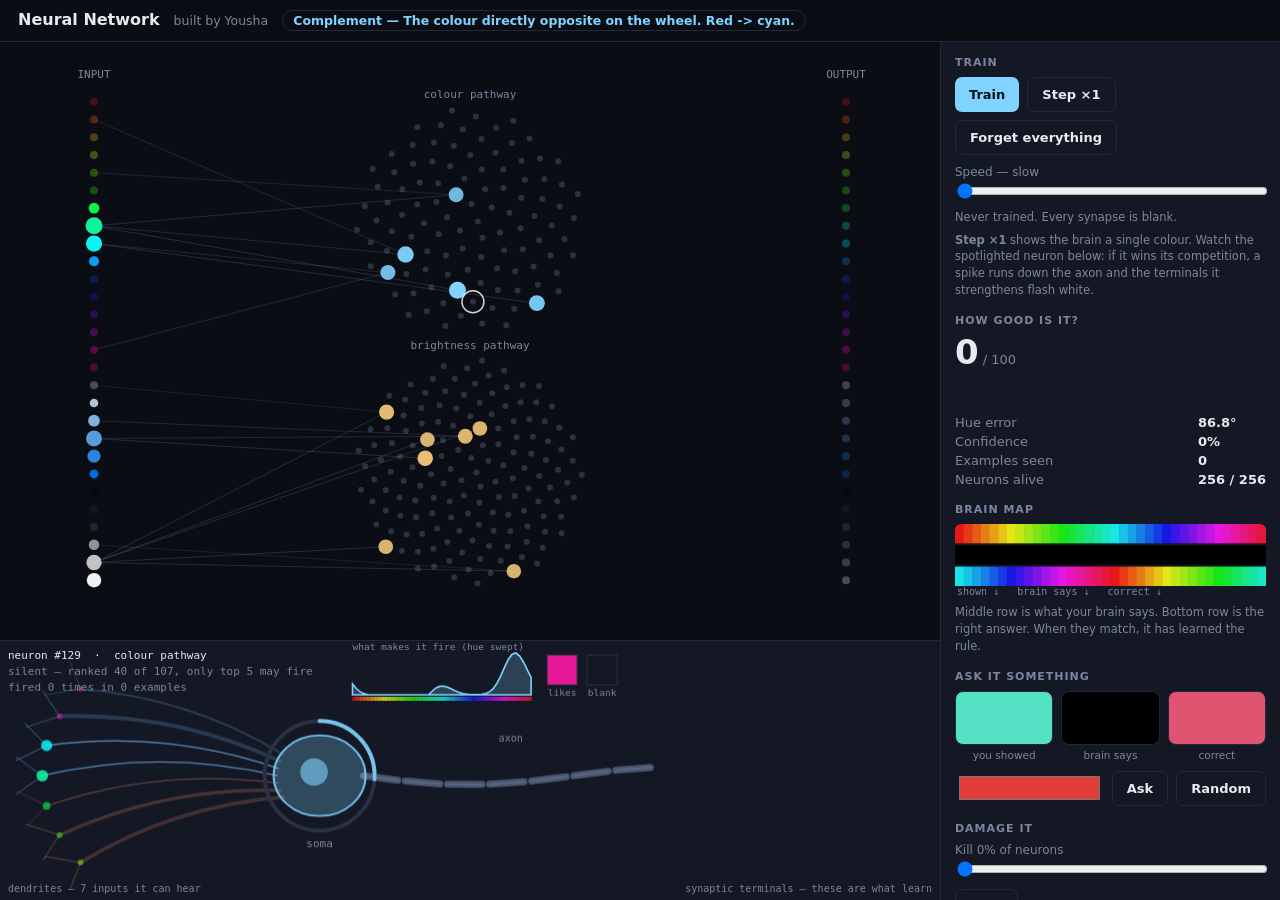
<file: index.html>
<!DOCTYPE html>
<html lang="en">
<head>
<meta charset="UTF-8">
<title>Build a Brain</title>
<meta http-equiv="refresh" content="0; url=build-a-brain/">
<link rel="canonical" href="build-a-brain/">
<style>
  body {
    margin: 0; min-height: 100vh; display: grid; place-items: center;
    background: #0b0d14; color: #e8eaf0;
    font-family: ui-sans-serif, system-ui, -apple-system, sans-serif;
  }
  a { color: #7fd4ff; }
</style>
</head>
<body>
  <p>Taking you to <a href="build-a-brain/">Build a Brain</a>…</p>
</body>
</html>
</file>
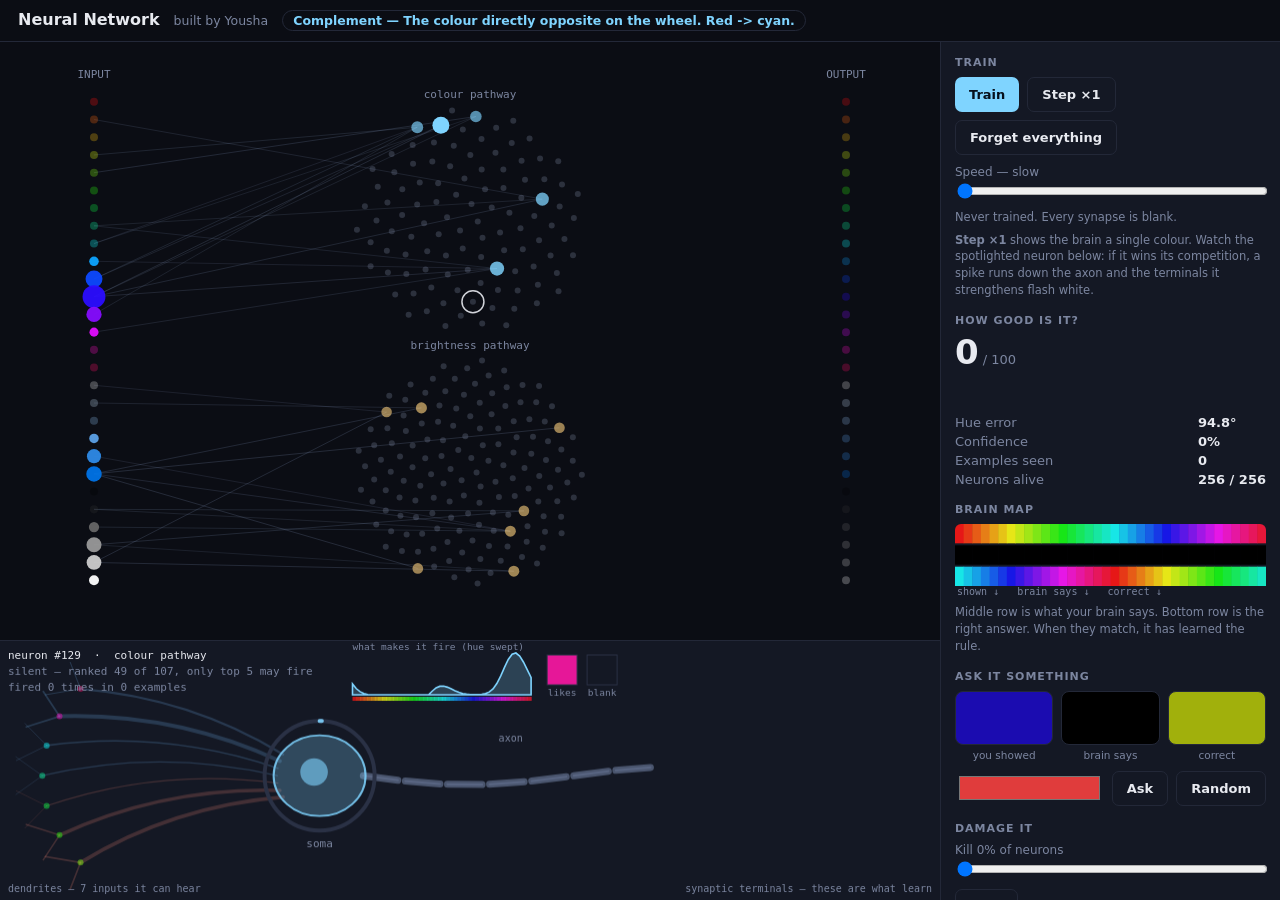
<file: build-a-brain/index.html>
<!DOCTYPE html>
<html lang="en">
<head>
<meta charset="UTF-8">
<meta name="viewport" content="width=device-width, initial-scale=1.0">
<title>Build a Brain</title>
<style>
  :root {
    --bg: #0b0d14; --panel: #141824; --edge: #232838;
    --text: #e8eaf0; --dim: #7c86a0; --accent: #7fd4ff; --good: #4fd1a5;
  }
  body.light {
    --bg: #f4f5f8; --panel: #ffffff; --edge: #dfe3ec;
    --text: #1a1d26; --dim: #6a7183; --accent: #1f6fd0; --good: #17936c;
  }
  * { box-sizing: border-box; }
  body {
    margin: 0; background: var(--bg); color: var(--text);
    font-family: ui-sans-serif, system-ui, -apple-system, "Segoe UI", sans-serif;
    height: 100vh; display: flex; flex-direction: column; overflow: hidden;
  }
  header {
    padding: 10px 18px; border-bottom: 1px solid var(--edge);
    display: flex; align-items: baseline; gap: 14px; flex-wrap: wrap;
  }
  header h1 { font-size: 16px; margin: 0; font-weight: 650; }
  header .meta { color: var(--dim); font-size: 12.5px; }
  header .task {
    color: var(--accent); font-size: 12.5px; font-weight: 600;
    border: 1px solid var(--edge); border-radius: 999px; padding: 2px 10px;
  }
  main { flex: 1; display: flex; min-height: 0; }
  #stage { flex: 1; min-width: 0; display: flex; flex-direction: column; }
  #net { width: 100%; flex: 1; min-height: 0; display: block; cursor: pointer; }
  #cell {
    width: 100%; height: 260px; flex-shrink: 0; display: block;
    border-top: 1px solid var(--edge);
  }
  aside {
    width: 340px; flex-shrink: 0; border-left: 1px solid var(--edge);
    background: var(--panel); overflow-y: auto; padding: 14px;
  }
  .card { margin-bottom: 16px; }
  .card h2 {
    font-size: 11px; text-transform: uppercase; letter-spacing: 0.09em;
    color: var(--dim); margin: 0 0 8px; font-weight: 600;
  }
  button {
    font: inherit; font-size: 13px; font-weight: 550; cursor: pointer;
    background: var(--accent); color: #06101c; border: 0;
    border-radius: 7px; padding: 9px 14px;
  }
  button.ghost { background: transparent; color: var(--text); border: 1px solid var(--edge); }
  button:disabled { opacity: 0.4; cursor: default; }
  .row { display: flex; gap: 8px; flex-wrap: wrap; }
  .stats { display: grid; grid-template-columns: 1fr auto; gap: 4px 10px; font-size: 13px; }
  .stats .k { color: var(--dim); }
  .stats .v { font-variant-numeric: tabular-nums; font-weight: 600; }
  .swatches { display: grid; grid-template-columns: repeat(3, 1fr); gap: 8px; text-align: center; }
  .swatch { height: 54px; border-radius: 8px; border: 1px solid var(--edge); }
  .swatches span { font-size: 10.5px; color: var(--dim); display: block; margin-top: 4px; }
  canvas.strip { width: 100%; height: 74px; display: block; border-radius: 6px; }
  canvas.spark { width: 100%; height: 46px; display: block; }
  input[type=range] { width: 100%; }
  label.slider { font-size: 12px; color: var(--dim); display: block; margin-bottom: 2px; }
  #bigScore { font-size: 34px; font-weight: 700; font-variant-numeric: tabular-nums; line-height: 1; }
  #bigScore small { font-size: 13px; color: var(--dim); font-weight: 500; }
  .note { font-size: 11.5px; color: var(--dim); line-height: 1.45; margin-top: 6px; }
  @media (max-width: 860px) {
    main { flex-direction: column; }
    aside { width: 100%; border-left: 0; border-top: 1px solid var(--edge); }
    #stage { height: 46vh; flex: none; }
  }
</style>
</head>
<body>

<header>
  <h1 id="brainName">Brain</h1>
  <span class="meta" id="ownerLine"></span>
  <span class="task" id="taskLine"></span>
</header>

<main>
  <div id="stage">
    <canvas id="net"></canvas>
    <canvas id="cell"></canvas>
  </div>

  <aside>
    <div class="card">
      <h2>Train</h2>
      <div class="row">
        <button id="btnTrain">Train</button>
        <button id="btnStep" class="ghost">Step ×1</button>
        <button id="btnReset" class="ghost">Forget everything</button>
      </div>
      <label class="slider" style="margin-top:10px">Speed — <span id="spdLabel">slow</span></label>
      <input type="range" id="speed" min="0" max="2" step="1" value="0">
      <div class="note" id="progress">Never trained. Every synapse is blank.</div>
      <div class="note"><b>Step ×1</b> shows the brain a single colour. Watch the
        spotlighted neuron below: if it wins its competition, a spike runs down
        the axon and the terminals it strengthens flash white.</div>
    </div>

    <div class="card">
      <h2>How good is it?</h2>
      <div id="bigScore">—<small> / 100</small></div>
      <canvas id="spark" class="spark"></canvas>
      <div class="stats">
        <span class="k">Hue error</span><span class="v" id="stHue">—</span>
        <span class="k">Confidence</span><span class="v" id="stConf">—</span>
        <span class="k">Examples seen</span><span class="v" id="stSteps">0</span>
        <span class="k">Neurons alive</span><span class="v" id="stAlive">—</span>
      </div>
    </div>

    <div class="card">
      <h2>Brain map</h2>
      <canvas id="map" class="strip"></canvas>
      <div class="note">Middle row is what your brain says. Bottom row is the
        right answer. When they match, it has learned the rule.</div>
    </div>

    <div class="card">
      <h2>Ask it something</h2>
      <div class="swatches">
        <div><div class="swatch" id="swIn"></div><span>you showed</span></div>
        <div><div class="swatch" id="swGot"></div><span>brain says</span></div>
        <div><div class="swatch" id="swWant"></div><span>correct</span></div>
      </div>
      <div style="margin-top:10px" class="row">
        <input type="color" id="pick" value="#e03c3c" style="flex:1;height:34px;border:0;background:none;cursor:pointer">
        <button id="btnAsk" class="ghost">Ask</button>
        <button id="btnRandom" class="ghost">Random</button>
      </div>
    </div>

    <div class="card">
      <h2>Damage it</h2>
      <label class="slider">Kill <span id="lesLabel">0</span>% of neurons</label>
      <input type="range" id="lesion" min="0" max="95" step="5" value="0">
      <div class="row" style="margin-top:8px">
        <button id="btnHeal" class="ghost">Heal</button>
      </div>
      <div class="note">A brain is not a program. Break bits of it and it gets
        worse gradually instead of crashing. How much can yours lose?</div>
    </div>
  </aside>
</main>

<script src="colors.js"></script>
<script src="brain.js"></script>
<script src="config.js"></script>
<script src="viz.js"></script>
<script src="neuronview.js"></script>
<script src="app.js"></script>
</body>
</html>
</file>
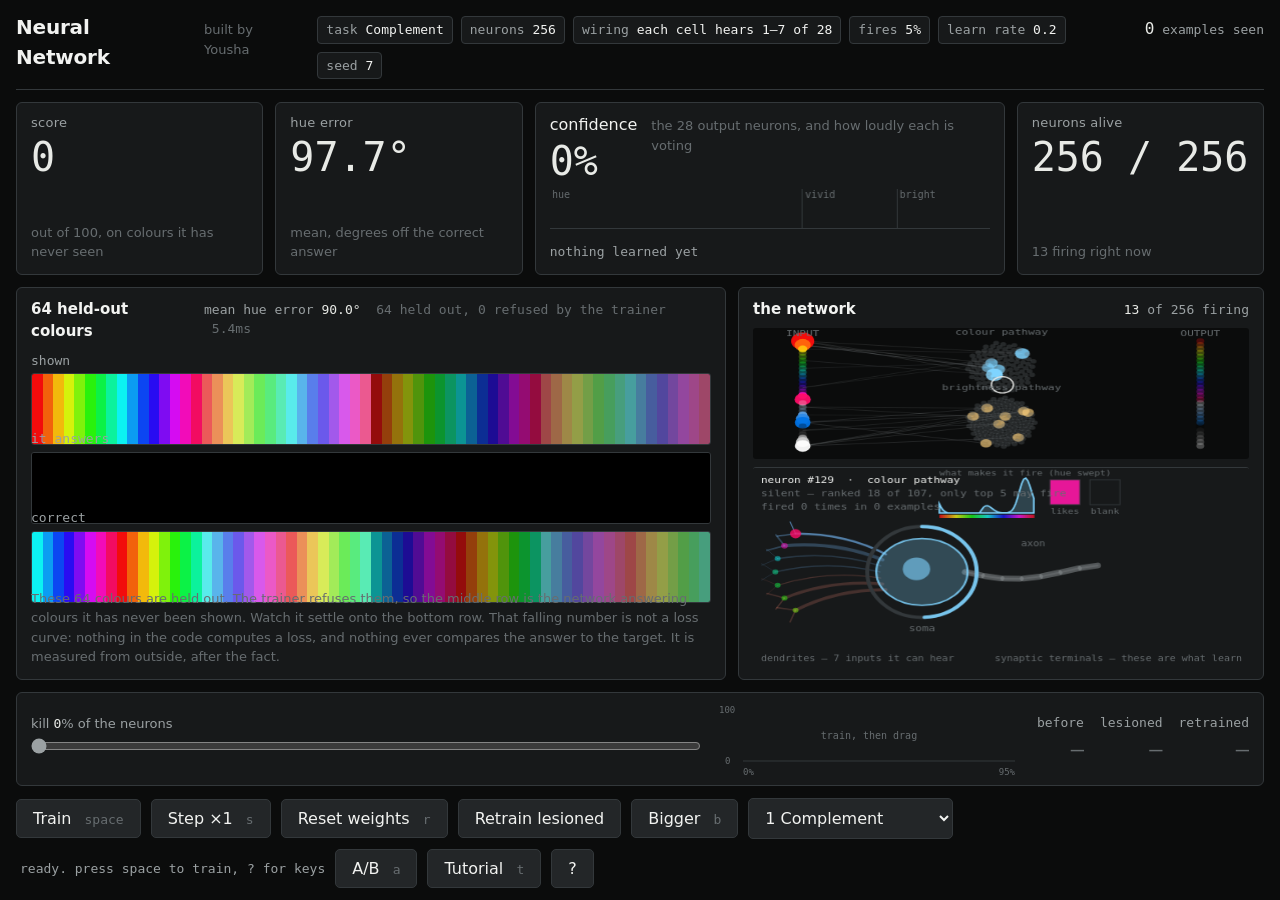
<file: build-a-brain/presenter.html>
<!DOCTYPE html>
<html lang="en">
<head>
<meta charset="UTF-8">
<meta name="viewport" content="width=device-width, initial-scale=1.0">
<title>Presenter</title>
<link rel="stylesheet" href="presenter.css">
</head>
<body>

<div id="shell">

  <header id="hdr">
    <h1 id="pBrainName">Brain</h1>
    <span class="owner" id="pOwner"></span>
    <div class="cfgstrip" id="pConfig"></div>
    <div id="pCounter"><b id="pSteps">0</b> examples seen</div>
  </header>

  <section id="metrics">
    <div class="card" id="scoreCard">
      <label for="mScore">score</label>
      <div class="metric" id="mScore">&mdash;</div>
      <div class="sub">out of 100, on colours it has never seen</div>
    </div>

    <div class="card" id="hueCard">
      <label>hue error</label>
      <div class="metric" id="mHue">&mdash;</div>
      <div class="sub">mean, degrees off the correct answer</div>
    </div>

    <div class="card" id="confCard">
      <div class="conftop">
        <div>
          <label>confidence</label>
          <div class="metric" id="mConf">&mdash;</div>
        </div>
        <div class="sub" style="margin:0" id="confHint">
          the 28 output neurons, and how loudly each is voting
        </div>
      </div>
      <canvas id="votes"></canvas>
      <div class="mono" id="mMode">&mdash;</div>
    </div>

    <div class="card" id="aliveCard">
      <label>neurons alive</label>
      <div class="metric" id="mAlive">&mdash;</div>
      <div class="sub" id="mFiring">&mdash;</div>
    </div>
  </section>

  <main id="main">

    <section id="gridPane">
      <div class="panehead">
        <h2>64 held-out colours</h2>
        <div class="mono" id="gridErr">&mdash;</div>
      </div>
      <div id="grid">
        <div class="gridrow"><label>shown</label><div class="strip" id="stripIn"></div></div>
        <div class="gridrow"><label id="labSays">it answers</label><div class="strip" id="stripGot"></div></div>
        <div class="gridrow"><label>correct</label><div class="strip" id="stripWant"></div></div>
      </div>
      <p class="note" id="gridNote">
        These 64 colours are held out. The trainer refuses them, so the middle row
        is the network answering colours it has never been shown. Watch it settle
        onto the bottom row. That falling number is not a loss curve: nothing in
        the code computes a loss, and nothing ever compares the answer to the
        target. It is measured from outside, after the fact.
      </p>
    </section>

    <section id="cellPane">
      <div class="panehead">
        <h2>the network</h2>
        <div class="mono" id="fireNote">&mdash;</div>
      </div>
      <canvas id="net"></canvas>
      <canvas id="cell"></canvas>
    </section>

  </main>

  <section id="ab" hidden>
    <div class="abbar">
      <select id="abPreset" aria-label="which comparison to run"></select>
      <button id="abRun">Run both</button>
      <button id="abReset">Reset both</button>
      <span class="mono" id="abStream"></span>
      <span class="mono"><b id="abCount">0</b> fed</span>
      <span class="spacer"></span>
      <span class="mono" id="abNote"></span>
    </div>
    <div id="abCols"></div>
  </section>

  <section id="controls">
    <div class="lesionwrap">
      <label for="pLesion">kill <b id="pLesLabel">0</b>% of the neurons</label>
      <input type="range" id="pLesion" min="0" max="95" step="5" value="0">
    </div>
    <svg id="lesionChart" width="300" height="72" role="img"
         aria-label="score against percentage of neurons killed"></svg>
    <div class="triple">
      <div><label>before</label><span id="sBefore" class="pending">&mdash;</span></div>
      <div><label>lesioned</label><span id="sAfter" class="pending">&mdash;</span></div>
      <div><label>retrained</label><span id="sRetrain" class="pending">&mdash;</span></div>
    </div>
  </section>

  <nav id="buttons">
    <button id="pTrain">Train <kbd>space</kbd></button>
    <button id="pStep">Step &times;1 <kbd>s</kbd></button>
    <button id="pReset">Reset weights <kbd>r</kbd></button>
    <button id="pRetrain">Retrain lesioned</button>
    <button id="pBig" aria-pressed="false">Bigger <kbd>b</kbd></button>
    <select id="pRelation" aria-label="which relation to learn"></select>
    <span class="spacer"></span>
    <span id="status"></span>
    <button id="pAB" aria-pressed="false">A/B <kbd>a</kbd></button>
    <button id="pTour">Tutorial <kbd>t</kbd></button>
    <button id="pHelp" aria-label="keyboard shortcuts">? </button>
  </nav>

</div>

<div id="help" class="overlay" hidden>
  <div class="sheet">
    <h2>Keyboard</h2>
    <div class="keys" id="keyList"></div>
    <p class="note">
      Everything on screen is read straight out of the running network.
      Nothing is a mock-up and nothing is pre-recorded.
    </p>
  </div>
</div>

<!-- The tutorial spotlight: four rects around the hole rather than a
     very large box-shadow, which breaks down at the viewport edges,
     and several of these targets sit in corners. Four rects rather
     than an SVG mask because the mask composited to nothing in
     Chromium here and four rects are exactly computable. -->
<svg id="spot" hidden aria-hidden="true">
  <rect class="shade" id="spotTop"/>
  <rect class="shade" id="spotBottom"/>
  <rect class="shade" id="spotLeft"/>
  <rect class="shade" id="spotRight"/>
  <rect id="spotRing" rx="6"/>
</svg>

<div id="tourCard" hidden role="dialog" aria-label="tutorial">
  <h3 id="tourTitle"></h3>
  <p id="tourBody"></p>
  <pre id="tourCode" class="mono" hidden></pre>
  <div class="tourfoot">
    <span class="mono" id="tourProgress">1 / 12</span>
    <span class="mono" id="tourBusy" hidden>training…</span>
    <span class="spacer"></span>
    <button id="tourNarrate" aria-pressed="false">Narrate</button>
    <button id="tourBack">Back</button>
    <button id="tourNext">Next</button>
    <button id="tourQuit">Esc</button>
  </div>
</div>

<script src="colors.js"></script>
<script src="brain.js"></script>
<script src="config.js"></script>
<script src="shared.js"></script>
<script src="probes.js"></script>
<script src="viz.js"></script>
<script src="neuronview.js"></script>
<script src="ab.js"></script>
<script src="tour.js"></script>
<script src="tour-ui.js"></script>
<script src="presenter.js"></script>
</body>
</html>
</file>
<file: build-a-brain/presenter.css>
/* ============================================================
   presenter.css — the conference shell.

   The subject under test is colour, so the interface has no hue in
   it anywhere. Every colour you see on this page is either a
   swatch of data or a neuron drawn by viz.js. The chrome itself is
   grey, on purpose: any accent hue would sit next to the colours
   being judged and make the demo lie.

   Reference is a lab instrument readout, not a dashboard.
   ============================================================ */

:root {
  --ink-0: #0B0C0C;   /* page */
  --ink-1: #17191A;   /* panel */
  --ink-2: #232628;   /* raised */
  --rule:  #33383B;   /* hairline */
  --text-hi:  #F2F3F1;
  --text-mid: #9BA1A3;
  --text-lo:  #676D70;
  --signal:   #E8EAE6;   /* live values only */

  --sans: -apple-system, "Segoe UI", system-ui, sans-serif;
  --mono: ui-monospace, "SF Mono", Menlo, Consolas, monospace;

  /* Sized for a projector at twelve metres. Nothing below 13px. */
  --t-metric: 40px;
  --t-title:  15px;
  --t-body:   16px;
  --t-meta:   13px;

  --gap: 12px;
}

* { box-sizing: border-box; }

html, body {
  margin: 0;
  height: 100%;
  overflow: hidden;              /* no scrollbar, ever */
}

body {
  background: var(--ink-0);
  color: var(--text-hi);
  font-family: var(--sans);
  font-size: var(--t-body);
  line-height: 1.5;
  -webkit-font-smoothing: antialiased;
}

/* Every number is monospace so it stops jittering as it updates.
   That is functional, not decorative. */
.mono, .metric, .num {
  font-family: var(--mono);
  font-variant-numeric: tabular-nums;
}

/* ---- the one screen -------------------------------------- */

#shell {
  height: 100vh;
  display: grid;
  grid-template-rows: auto auto minmax(0, 1fr) auto auto;
  gap: var(--gap);
  padding: var(--gap) 16px;
}

/* ---- header ---------------------------------------------- */

#hdr {
  display: flex;
  align-items: baseline;
  gap: 16px;
  padding-bottom: 10px;
  border-bottom: 1px solid var(--rule);
  min-height: 0;
}

#hdr h1 {
  font-size: 20px;
  font-weight: 600;
  margin: 0;
  letter-spacing: -0.01em;
}

#hdr .owner {
  font-size: var(--t-meta);
  color: var(--text-lo);
}

.cfgstrip {
  display: flex;
  gap: 8px;
  flex-wrap: wrap;
  margin-left: auto;
  align-items: baseline;
}

.chip {
  font-family: var(--mono);
  font-size: var(--t-meta);
  color: var(--text-mid);
  background: var(--ink-1);
  border: 1px solid var(--rule);
  border-radius: 4px;
  padding: 3px 8px;
  white-space: nowrap;
}

.chip b {
  color: var(--text-hi);
  font-weight: 500;
}

.chip.live b { color: var(--signal); }

#pCounter {
  font-family: var(--mono);
  font-size: var(--t-meta);
  color: var(--text-mid);
  white-space: nowrap;
}

#pCounter b {
  color: var(--signal);
  font-weight: 500;
  font-size: var(--t-body);
}

/* ---- metric row ------------------------------------------ */

#metrics {
  display: grid;
  grid-template-columns: 1fr 1fr 1.9fr 1fr;
  gap: var(--gap);
  min-height: 0;
}

.card {
  background: var(--ink-1);
  border: 1px solid var(--rule);
  border-radius: 6px;
  padding: 10px 14px 12px;
  display: flex;
  flex-direction: column;
  min-width: 0;
}

.card > label {
  font-size: var(--t-meta);
  color: var(--text-mid);
  text-transform: lowercase;
  letter-spacing: 0.02em;
  display: block;
}

.metric {
  font-size: var(--t-metric);
  line-height: 1.1;
  color: var(--signal);
  font-weight: 500;
  margin-top: 2px;
}

.card .sub {
  font-size: var(--t-meta);
  color: var(--text-lo);
  margin-top: auto;
}

/* The confidence card carries the vote distribution, which is the
   most important panel in the talk, so it gets the extra width. */

#confCard { position: relative; }

#confCard .conftop {
  display: flex;
  align-items: baseline;
  gap: 14px;
}

/* Explicit height. A canvas with no CSS height falls back to its
   150px intrinsic attribute height, which silently inflates the
   whole metric row. */
#votes {
  width: 100%;
  height: 50px;
  flex: none;
  display: block;
  margin: 6px 0 3px;
}

#mMode {
  font-size: var(--t-meta);
  color: var(--text-mid);
}

/* ---- main row -------------------------------------------- */

#main {
  display: grid;
  grid-template-columns: 1.35fr 1fr;
  gap: var(--gap);
  min-height: 0;
}

#gridPane, #cellPane {
  background: var(--ink-1);
  border: 1px solid var(--rule);
  border-radius: 6px;
  padding: 10px 14px 12px;
  display: flex;
  flex-direction: column;
  min-height: 0;
  min-width: 0;
}

.panehead {
  display: flex;
  align-items: baseline;
  justify-content: space-between;
  gap: 12px;
  margin-bottom: 8px;
}

.panehead h2 {
  font-size: var(--t-title);
  font-weight: 550;
  margin: 0;
  color: var(--text-hi);
}

.panehead .mono {
  font-size: var(--t-meta);
  color: var(--text-mid);
}

.panehead .mono b {
  color: var(--signal);
  font-weight: 500;
}

.note {
  font-size: var(--t-meta);
  color: var(--text-lo);
  margin: 8px 0 0;
  line-height: 1.5;
}

/* ---- the prediction grid: the signature element ---------- */

#grid {
  display: flex;
  flex-direction: column;
  gap: 6px;
  min-height: 0;
  flex: 1;
  justify-content: center;
}

.gridrow { min-height: 0; }

.gridrow > label {
  font-size: var(--t-meta);
  color: var(--text-mid);
  font-family: var(--mono);
  display: block;
  margin-bottom: 3px;
}

.strip {
  display: grid;
  grid-template-columns: repeat(64, 1fr);
  height: clamp(40px, 8vh, 92px);
  border: 1px solid var(--rule);
  border-radius: 3px;
  overflow: hidden;
}

.strip i {
  display: block;
  background: var(--ink-2);
}

/* Convergence should read as settling, not flickering. */
@media (prefers-reduced-motion: no-preference) {
  .strip i { transition: background-color 300ms linear; }
}

/* ---- the network pane ------------------------------------ */

#net {
  width: 100%;
  flex: 1;
  min-height: 120px;
  display: block;
  cursor: pointer;
  border-radius: 3px;
}

/* The single-cell view carries a lot of small labels, so it gets the
   larger share and a floor it cannot be squeezed below. */
#cell {
  width: 100%;
  flex: 1.35;
  min-height: 200px;
  display: block;
  border-top: 1px solid var(--rule);
  margin-top: 8px;
  border-radius: 3px;
}

/* ---- control row: lesion --------------------------------- */

#controls {
  background: var(--ink-1);
  border: 1px solid var(--rule);
  border-radius: 6px;
  padding: 10px 14px;
  display: grid;
  grid-template-columns: minmax(240px, 1.2fr) auto auto;
  gap: 18px;
  align-items: center;
  min-height: 0;
}

.lesionwrap > label {
  font-size: var(--t-meta);
  color: var(--text-mid);
  display: block;
  margin-bottom: 2px;
}

.lesionwrap label b {
  font-family: var(--mono);
  color: var(--signal);
  font-weight: 500;
}

input[type=range] {
  width: 100%;
  margin: 0;
  accent-color: var(--text-mid);   /* grey, not a hue */
  height: 22px;
}

#lesionChart { display: block; }

.triple {
  display: flex;
  gap: 16px;
  font-family: var(--mono);
  font-size: var(--t-meta);
}

.triple div { text-align: right; }

.triple label {
  display: block;
  color: var(--text-mid);
  font-size: var(--t-meta);
}

.triple span {
  color: var(--signal);
  font-size: 22px;
}

.triple .pending { color: var(--text-lo); }

/* ---- button row ------------------------------------------ */

#buttons {
  display: flex;
  gap: 10px;
  align-items: center;
  flex-wrap: wrap;
}

button, select {
  font-family: var(--sans);
  font-size: var(--t-body);
  color: var(--text-hi);
  background: var(--ink-2);
  border: 1px solid var(--rule);
  border-radius: 5px;
  padding: 9px 16px;
  cursor: pointer;
  line-height: 1.2;
}

button kbd {
  font-family: var(--mono);
  font-size: var(--t-meta);
  color: var(--text-lo);
  margin-left: 8px;
}

button[aria-pressed="true"] {
  background: var(--signal);
  color: var(--ink-0);
  border-color: var(--signal);
}

button[aria-pressed="true"] kbd { color: var(--ink-0); opacity: 0.65; }

button:disabled { opacity: 0.4; cursor: default; }

select { padding: 9px 12px; }

/* He will be driving this without looking at the trackpad, so the
   focus ring has to be unmissable and must never be suppressed. */
:focus { outline: none; }
:focus-visible,
input[type=range]:focus,
button:focus-visible,
select:focus-visible,
a:focus-visible {
  outline: 2px solid var(--signal);
  outline-offset: 2px;
}
.forced-focus {
  outline: 2px solid var(--signal);
  outline-offset: 2px;
}

.spacer { flex: 1; }

/* ---- overlays -------------------------------------------- */

.overlay {
  position: fixed;
  inset: 0;
  background: rgba(11, 12, 12, 0.88);
  z-index: 60;
  display: grid;
  place-items: center;
  padding: 40px;
}

.overlay[hidden] { display: none; }

.sheet {
  background: var(--ink-1);
  border: 1px solid var(--rule);
  border-radius: 8px;
  padding: 26px 30px;
  max-width: 720px;
  width: 100%;
}

.sheet h2 {
  font-size: 18px;
  margin: 0 0 16px;
  font-weight: 550;
}

.keys {
  display: grid;
  grid-template-columns: auto 1fr;
  gap: 8px 18px;
  align-items: baseline;
}

.keys kbd {
  font-family: var(--mono);
  font-size: var(--t-body);
  background: var(--ink-2);
  border: 1px solid var(--rule);
  border-radius: 4px;
  padding: 2px 9px;
  color: var(--signal);
  justify-self: start;
  white-space: nowrap;
}

.keys span { color: var(--text-mid); font-size: var(--t-body); }

.sheet .note { margin-top: 18px; }

/* ---- status line ----------------------------------------- */

#status {
  font-family: var(--mono);
  font-size: var(--t-meta);
  color: var(--text-mid);
  margin-left: 4px;
  white-space: nowrap;
  overflow: hidden;
  text-overflow: ellipsis;
  max-width: 40ch;
}

/* ---- the tutorial ---------------------------------------- */

#spot {
  position: fixed;
  inset: 0;
  width: 100vw;
  height: 100vh;
  z-index: 70;
  cursor: pointer;
}

#spot[hidden] { display: none; }

.shade {
  fill: #0B0C0C;
  fill-opacity: 0.72;
}

#spotRing {
  fill: none;
  stroke: var(--rule);
  stroke-width: 1;
}

@media (prefers-reduced-motion: no-preference) {
  .shade, #spotRing {
    transition: x 240ms ease, y 240ms ease, width 240ms ease, height 240ms ease;
  }
}

#tourCard {
  position: fixed;
  z-index: 80;
  width: 460px;
  max-width: calc(100vw - 24px);
  background: var(--ink-1);
  border: 1px solid var(--rule);
  border-radius: 8px;
  padding: 20px 22px 16px;
  box-shadow: 0 18px 48px rgba(0, 0, 0, 0.55);
}

#tourCard[hidden] { display: none; }

#tourCard h3 {
  font-size: 18px;
  font-weight: 600;
  margin: 0 0 10px;
  color: var(--text-hi);
  line-height: 1.35;
}

/* Sixty characters is the readable maximum, and it is also what
   stops the card growing wider than the thing it points at. */
#tourCard p {
  font-size: var(--t-body);
  line-height: 1.5;
  color: var(--text-mid);
  margin: 0;
  max-width: 60ch;
}

#tourCode {
  font-family: var(--mono);
  font-size: var(--t-meta);
  color: var(--signal);
  background: var(--ink-0);
  border: 1px solid var(--rule);
  border-radius: 4px;
  padding: 8px 10px;
  margin: 12px 0 0;
  overflow-x: auto;
  white-space: pre;
}

#tourCode[hidden] { display: none; }

.tourfoot {
  display: flex;
  align-items: center;
  gap: 8px;
  margin-top: 16px;
  padding-top: 12px;
  border-top: 1px solid var(--rule);
}

.tourfoot .mono {
  font-size: var(--t-meta);
  color: var(--text-lo);
}

#tourBusy { color: var(--signal); }
#tourBusy[hidden] { display: none; }

.tourfoot button {
  padding: 7px 14px;
  font-size: var(--t-meta);
}

#tourNext { background: var(--signal); color: var(--ink-0); border-color: var(--signal); }

/* ---- A/B mode --------------------------------------------
   #main and #ab share grid row 3, and only one of them is ever
   displayed. The metric row and the control row collapse to nothing
   because an auto-sized grid row with a display:none item has no
   height. */

#hdr      { grid-row: 1; }
#metrics  { grid-row: 2; }
#main     { grid-row: 3; }
#ab       { grid-row: 3; }
#controls { grid-row: 4; }
#buttons  { grid-row: 5; }

#ab {
  display: flex;
  flex-direction: column;
  gap: var(--gap);
  min-height: 0;
}

#ab[hidden] { display: none; }

body.abmode #metrics,
body.abmode #main,
body.abmode #controls { display: none; }

.abbar {
  display: flex;
  align-items: center;
  gap: 12px;
  flex-wrap: wrap;
}

.abbar .mono {
  font-size: var(--t-meta);
  color: var(--text-mid);
}

.abbar .mono b { color: var(--signal); font-weight: 500; }

#abNote {
  color: var(--text-lo);
  text-align: right;
}

#abCols {
  display: grid;
  grid-template-columns: 1fr 1fr;
  gap: var(--gap);
  min-height: 0;
  flex: 1;
}

.abcol {
  background: var(--ink-1);
  border: 1px solid var(--rule);
  border-radius: 6px;
  padding: 10px 14px 12px;
  display: flex;
  flex-direction: column;
  gap: 8px;
  min-width: 0;
  min-height: 0;
}

.abhead2 {
  display: flex;
  align-items: baseline;
  gap: 10px;
}

.abbadge {
  font-family: var(--mono);
  font-size: var(--t-body);
  font-weight: 600;
  color: var(--ink-0);
  background: var(--signal);
  border-radius: 4px;
  padding: 1px 9px;
}

.abwhat {
  font-size: var(--t-title);
  color: var(--text-hi);
}

.abmets {
  display: grid;
  grid-template-columns: repeat(4, 1fr);
  gap: 10px;
}

.abmet label {
  display: block;
  font-size: var(--t-meta);
  color: var(--text-mid);
}

.abvalue {
  font-size: 28px;
  line-height: 1.15;
  color: var(--signal);
  font-weight: 500;
  white-space: nowrap;
}

.abvotes {
  width: 100%;
  height: 44px;
  display: block;
}

.abmode {
  font-size: var(--t-meta);
  color: var(--text-mid);
}

.abrow > label {
  display: block;
  font-family: var(--mono);
  font-size: var(--t-meta);
  color: var(--text-mid);
  margin-bottom: 2px;
}

.abstrip {
  height: clamp(34px, 7vh, 88px);
}

/* Push the three strips to the bottom of the column so it is not
   half empty. Note this cannot be done with .abrow:first-of-type:
   :first-of-type matches by element type, and the first div in the
   column is the header, not a row. */
.abmode { margin-bottom: auto; }

/* ---- big mode --------------------------------------------
   Hand the prediction grid's half of the screen to the network, for
   showing a room the actual cell and the wires it has built. The
   crowd view and the single cell both roughly double in width, which
   is what lengthens the dendrites and spreads the terminals out.

   Note the soma itself does not grow: neuronview.js caps its radius
   at 46px and is already at that cap in the normal layout. What gets
   bigger is everything around it. */

/* Width was never the problem. viz.js spreads the input column over
   80 per cent of the canvas HEIGHT, and sizes each pool by
   min(w * 0.16, h * 0.19), so a short canvas jams everything toward
   the middle however wide it is. The original lab UI looks open
   because it gives that canvas about 560px of height.

   So big mode gives the height away: the metric row and the control
   row go too, not just the grid. Everything comes straight back on the
   second press of b. */
body.bigmode #gridPane,
body.bigmode #metrics,
body.bigmode #controls { display: none; }

body.bigmode #main { grid-template-columns: 1fr; }

/* Same proportions as the lab UI: the crowd view takes all the height
   that is going, and the single cell sits under it at a fixed height. */
body.bigmode #net  { flex: 1; min-height: 260px; }
body.bigmode #cell { flex: none; height: 260px; min-height: 260px; }
</file>
